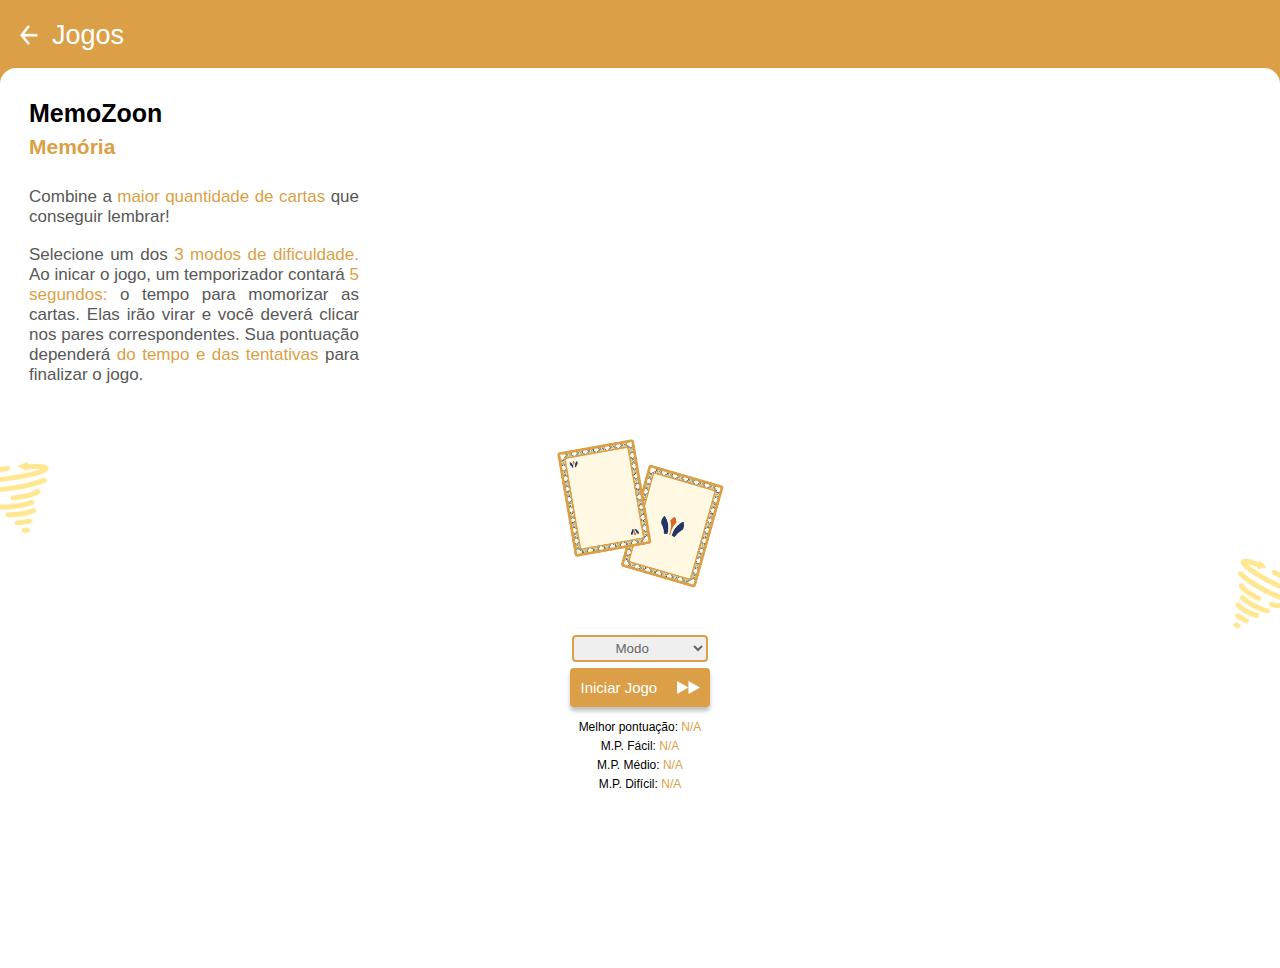
<file: index.html>
<!DOCTYPE html>
<html lang="pt-br">

<head>
    <meta charset="UTF-8">
    <meta name="viewport" content="width=device-width, initial-scale=1.0">
    <title>MemoZoon</title>
    <link rel="stylesheet" href="ininfo.css" />
    
</head>

<body>
    <header>
        <figure id="setaInicio" ><a href="#"><img src="seta.png"></a></figure>
        <p>Jogos</p>
    </header>
    <section class="corpo">
        <h1>MemoZoon</h1>
        <h2>Memória</h2>
        <p class="combine">Combine a <span>maior quantidade de cartas</span> que conseguir lembrar!</p>
        <p class="voce">Selecione um dos <span>3 modos de dificuldade.</span> Ao inicar o jogo,
            um temporizador contará <span>5 segundos:</span> o tempo para
            momorizar as cartas. Elas irão virar e você deverá clicar nos
            pares correspondentes. Sua pontuação dependerá <span>do tempo e das tentativas</span> para finalizar o jogo.</p>
        <br>
        <figure><img src="cartasinicio.png"></figure>
        <figure id="te"><img src="tornadoe.png"></figure>
        <div class="dojogo">
            <form id="modo-form" action="memozoon.html" method="GET">
                <select id="modo" name="modo" required>
                    <option value="" disabled selected>Modo</option>
                    <option value="Fácil">Fácil</option>
                    <option value="Médio">Médio</option>
                    <option value="Difícil">Difícil</option>
                </select>
                <br>
                <button type="submit">Iniciar Jogo <figure id="seton"><img src="duaseta.png"></figure></button>
            </form>
            <p class="melhor">Melhor pontuação: <span id="melhorPontuacao">N/A</span></p>
            <p class="melhor">M.P. Fácil: <span id="melhorPontuacaoFacil">N/A</span></p>
            <p class="melhor">M.P. Médio: <span id="melhorPontuacaoMedio">N/A</span></p>
            <p class="melhor">M.P. Difícil: <span id="melhorPontuacaoDificil">N/A</span></p>
        </div>
        <figure id="td"><img src="tornadod.png"></figure>
    </section>
    <script defer src="memo.js"></script>
</body>
</html>
</file>
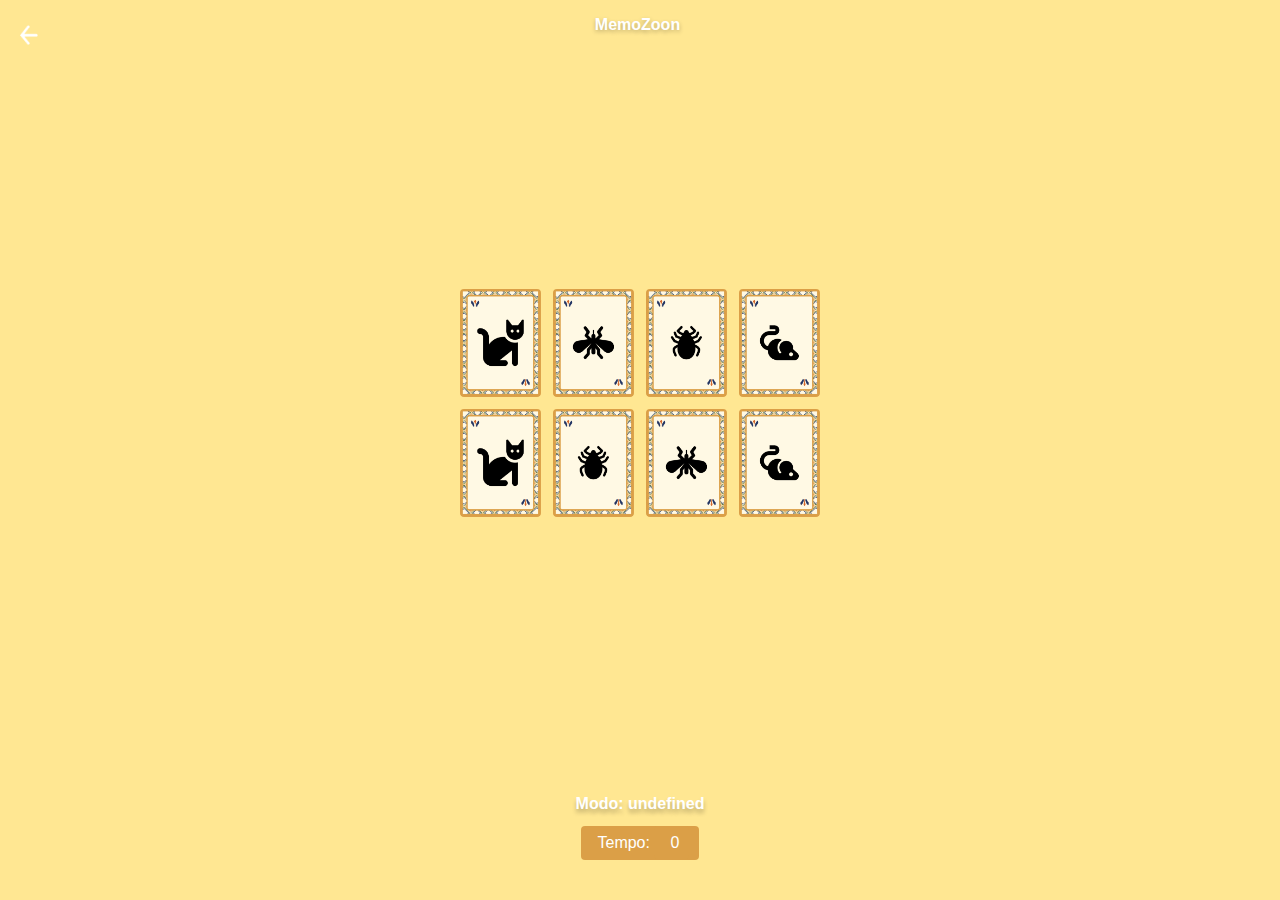
<file: memozoon.html>
<!DOCTYPE html>
<html lang="pt-br">

<head>
  <meta charset="utf-8">
  <meta name="viewport" content="width=device-width, initial-scale=1.0">
  <link rel="stylesheet" href="memocard.css" />
  <script defer src="memo.js"></script>
  <title>MemoZoon</title>
</head>

<body>
  <header>
    <figure id="seta"><a href="index.html"><img src="seta.png"></a></figure>
    <h1>MemoZoon</h1>
  </header>
  <main>
    <div class="grid">
    </div>
  </main>
  <div class="partedebaixo">
    <p id="modoSelecionado">Modo: </p> 
    <span>Tempo: <span id="tempo">0</span></span>
  </div>
</body>
</html>
</file>
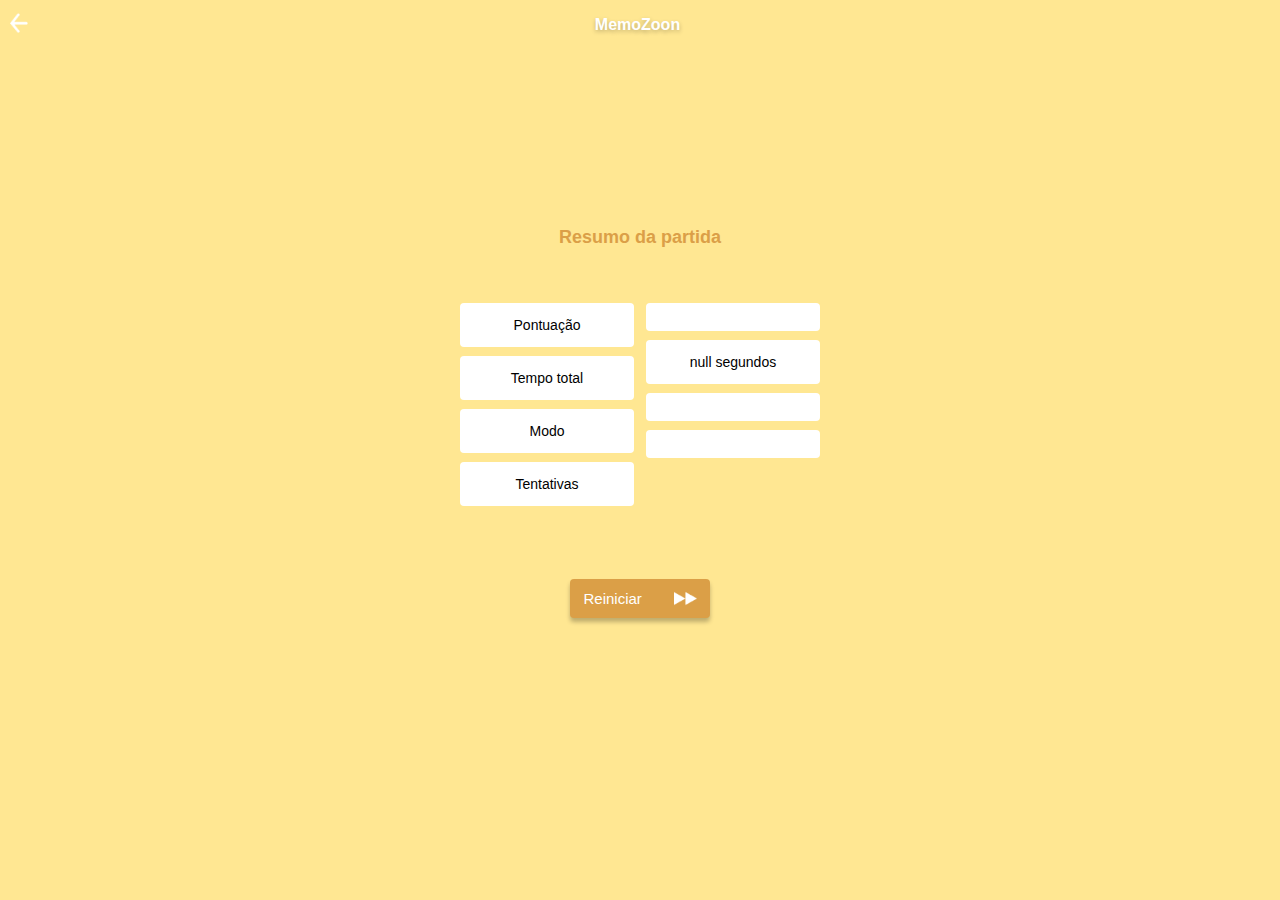
<file: relatida.html>
<!DOCTYPE html>
<html lang="pt-br">

<head>
  <meta charset="utf-8">
  <meta name="viewport" content="width=device-width, initial-scale=1.0">
  <link rel="stylesheet" href="partorio.css" />
  <script defer src="memo.js"></script>
  <title>MemoZoon</title>
</head>

<body>
  <header>
    <figure id="seta"><a href="index.html"><img src="seta.png"></a></figure>
    <h1>MemoZoon</h1>
  </header>
  <main>
    <h2>Resumo da partida</h2>
    <div class="resumo">
      <div class="coluna">
        <p>Pontuação</p>
        <p>Tempo total</p>
        <p>Modo</p>
        <p>Tentativas</p>
      </div>
      <div class="coluna">
        <p id="pontos">--</p>
        <p id="tempodtm">-- segundos</p>
        <p id="modofinal">--</p>
        <p id="tentativas">--</p>
      </div>
    </div>
    <button id="reiniciarBtn">Reiniciar <figure id="seton"><img src="duaseta.png"></figure></button>
  </main>
</body>

</html>
</file>
<file: ininfo.css>
* {
  padding: 0;
  margin: 0;
  box-sizing: border-box;
  list-style: none;
  font-family: 'Montserrat', sans-serif;
  /* max-width: 360px; */
  max-width: 100vw;
  max-height: 750px;
}

body {
  background-color: #DB9F47;
  /* max-width: 360px; */
  max-width: 100vw;
  /* max-height: 640px; */
  max-height: 100vh;
}

.corpo {
  margin-top: 20px;
  background-color: white;
  padding: 0 29px 0 29px;
  border-radius: 16px 16px 0 0;
  min-height: 100vh;
}

header {
  font-size: 14px;
  background-color: #DB9F47;
  display: flex;
  text-align: center;
  padding: 10px 0;
}

#seta img {
  width: 18px;
  height: 20px;
  position: absolute;
  left: 20px;
  top: 25px;
}

#seta a {
  padding: 10px 17px 0 10px;
  text-decoration: none;
  border-radius: 0;
  box-shadow: none;
  /* height: 20px; */
}
#setaInicio img {
  width: 18px;
  height: 20px;
  position: absolute;
  left: 20px;
  top: 25px;
}

#setaInicio a {
  padding: 10px 17px 0 10px;
  text-decoration: none;
  border-radius: 0;
  box-shadow: none;
  /* height: 20px; */
}

header p {
  color: white;
  justify-content: center;
  padding: 5px 0 0 25px;
  /* font-weight: 600; */
  font-size: 27px;
  height: 20px;
  margin-top: 5px;
}

h1 {
  color: black;
  font-size: 25px;
  font-weight: bold;
  padding: 31px 0 7px 0;
}

h2 {
  color: #DB9F47;
  font-size: 21px;
  font-weight: bold;
  padding-bottom: 20px;
}

.combine{
  padding-bottom: 10px;
}

.voce{
  padding-bottom: 30px;
}

p {
  color: #585858;
  font-size: 17px;
  text-align: justify;
  max-width: 330px;
  padding: 8px 0 0 0;
}

span {color: #DB9F47;}

figure {
  text-align: center;
  justify-content: center;
  padding: 6px 0;
}

figure img {
  width: 167px;
  height: 149.02px;
}

#te {
  padding: 0;
  position: absolute;
  left: 0;
  top: 450px;
}

#te img {
  width: 75.5px;
  height: 100px;
}

#td {
  padding: 0;
  position: absolute;
  right: 0;
  /* left: 280px; */
  top: 550px;
}

#td img {
  width: 75.5px;
  height: 100px;
}

.dojogo {
  display: flex;
  flex-direction: column;
  text-align: center;
  margin-top: 1.5em;
  padding-bottom: 4.2em;
  align-items: center;
}

select:required:invalid {color: #666;}
option[value=""][disabled] {display: none;}
option {color: #000;}

#modo {
  padding: 0.2em 2.8em;
  border: solid 2px #DB9F47;
  border-radius: 4px;
  margin: 1em 0 0.5em;
}

.dojogo p {
  text-align: center;
  color: black;
  font-size: 12px;
  /* padding-top: 13px; */
}

button {
  padding: 0.6em 0.7em;
  width: 140px;
  text-decoration: none;
  color: white;
  background-color: #DB9F47;
  border-radius: 4px;
  border: none;
  font-size: 15px;
  box-shadow: 0 4px 4px rgba(0, 0, 0, 0.25);
  display: flex;
  justify-content: space-between;
  align-items: center;
}

button:hover{cursor: pointer;}
#seton{padding: 3px 0 0 0;}
#seton img{
  padding: 0;
  height: 15px;
  width: 26.25px;
}
.melhor{
  padding-top: 13px;
}
.melhor ~ .melhor{
  padding-top: 5px;
}
</file>
<file: memocard.css>
* {
  padding: 0;
  margin: 0;
  box-sizing: border-box;
  list-style: none;
  background-color: #FFE792;
  font-family: 'Montserrat', sans-serif;
}

body {
  min-height: 100vh;
  display: flex;
  flex-direction: column;
  justify-content: space-between;
}

header {
  display: flex;
  text-align: center;
  justify-content: center;
}

h1 {
  margin: 1em 2em 1em 0;
  color: white;
  text-shadow: 0 2px 4px rgba(0, 0, 0, 0.25);
  font-size: 16px;
  font-weight: bold;
}

#seta img {
  width: 18px;
  height: 20px;
  position: absolute;
  left: 20px;
  top: 25px;
}

#seta a {
  padding: 0 17px 0 10px;
  text-decoration: none;
  border-radius: 0;
  box-shadow: none;
  /* height: 20px; */
}

main {
  display: flex;
  min-height: 100%;
  align-items: center;
  justify-content: center;
  padding-bottom: 15px;
}

.grid {
  display: grid;
  grid-template-columns: repeat(4, 1fr);
  gap: 12px;
  width: 85%;
  max-width: 360px;
  margin: 0 auto;
}

.carta {
  /* aspect-ratio: 6.9/9; */
  aspect-ratio: 67.25/90;
  /* background-color: black; */
  width: 100%;
  border-radius: 4px;
  /* border: 4px solid #DB9F47; */
  position: relative;
  transition: all 500ms ease;
  transform-style: preserve-3d;
}
.carta:not(.desabilitar-carta):hover {
  cursor: pointer;
}

.lado {
  width: 100%;
  height: 100%;
  position: absolute;
  background-size: cover;
  background-position: center;
  /* border: 4px solid #DB9F47; */
  border-radius: 4px;
  transition: all 400ms ease;
}

.frente {
  transform: rotateY(180deg);
}

.verso {
  background-image: url('cartapverso.png');
  backface-visibility: hidden;
}

.revelar-carta {
  transform: rotateY(180deg);
}

.desabilitar-carta {
  filter: saturate(0);
  opacity: 0.5;
}

.partedebaixo {
  display: flex;
  flex-direction: column;
  align-items: center;
  justify-content: center;
  margin: 1.5em 0 2.5em 0;
}

.partedebaixo p {
  color: white;
  font-size: 16px;
  font-weight: bold;
  text-shadow: 0 4px 4px rgba(0, 0, 0, 0.25);
}

.partedebaixo span {
  color: white;
  background-color: #DB9F47;
  padding: 0.5em 0.6em 0.5em 1em;
  border-radius: 4px;
  margin-top: 0.8em;
}
</file>
<file: partorio.css>
* {
  padding: 0;
  margin: 0;
  box-sizing: border-box;
  list-style: none;
  background-color: #FFE792;
  font-family: 'Montserrat', sans-serif;
}

body {
  /* max-height: 640px; */
  max-height: 100vh;
}

header {
  display: flex;
  text-align: center;
  justify-content: center;
}

h1 {
  margin: 1em 2em 1em 0;
  color: white;
  text-shadow: 0 2px 4px rgba(0, 0, 0, 0.25);
  font-size: 16px;
  font-weight: bold;
}
h2{
  color: #DB9F47;
  font-size: 18px;
  text-align: center;
  margin-bottom: 3em;
}

#seta img {
  width: 18px;
  height: 20px;
  position: absolute;
  left: 10px;
  top: 13px;
}

#seta a {
  padding: 0 17px 0 10px;
  text-decoration: none;
  border-radius: 0;
  box-shadow: none;
  /* height: 20px; */
}

main {
  display: flex;
  min-height: 85vh;
  align-items: center;
  justify-content: center;
  padding-bottom: 1.2em;
  flex-direction: column;
}

.resumo {
  display: grid;
  grid-template-columns: repeat(2, 1fr);
  gap: 12px;
  width: 75%;
  max-width: 360px;
  margin-bottom: 4em;
}
.coluna p{
  background-color: white;
  margin: 1px 0 9px 0;
  text-align: center;
  font-size: 14px;
  border-radius: 4px;
  padding: 1em 0.2em;
}

button {
  margin: 0 auto;
  padding: 0.6em 0.9em;
  width: 140px;
  text-decoration: none;
  color: white;
  background-color: #DB9F47;
  border-radius: 4px;
  border: none;
  font-size: 15px;
  box-shadow: 0 4px 4px rgba(0, 0, 0, 0.25);
  display: flex;
  justify-content: space-between;
  align-items: center;
}
button:hover{cursor: pointer;}
#seton{padding: 3px 0 0 0; background-color: #DB9F47;}
#seton img{
  padding: 0;
  height: 15px;
  width: 26.25px;
  background-color: #DB9F47;
}
</file>
